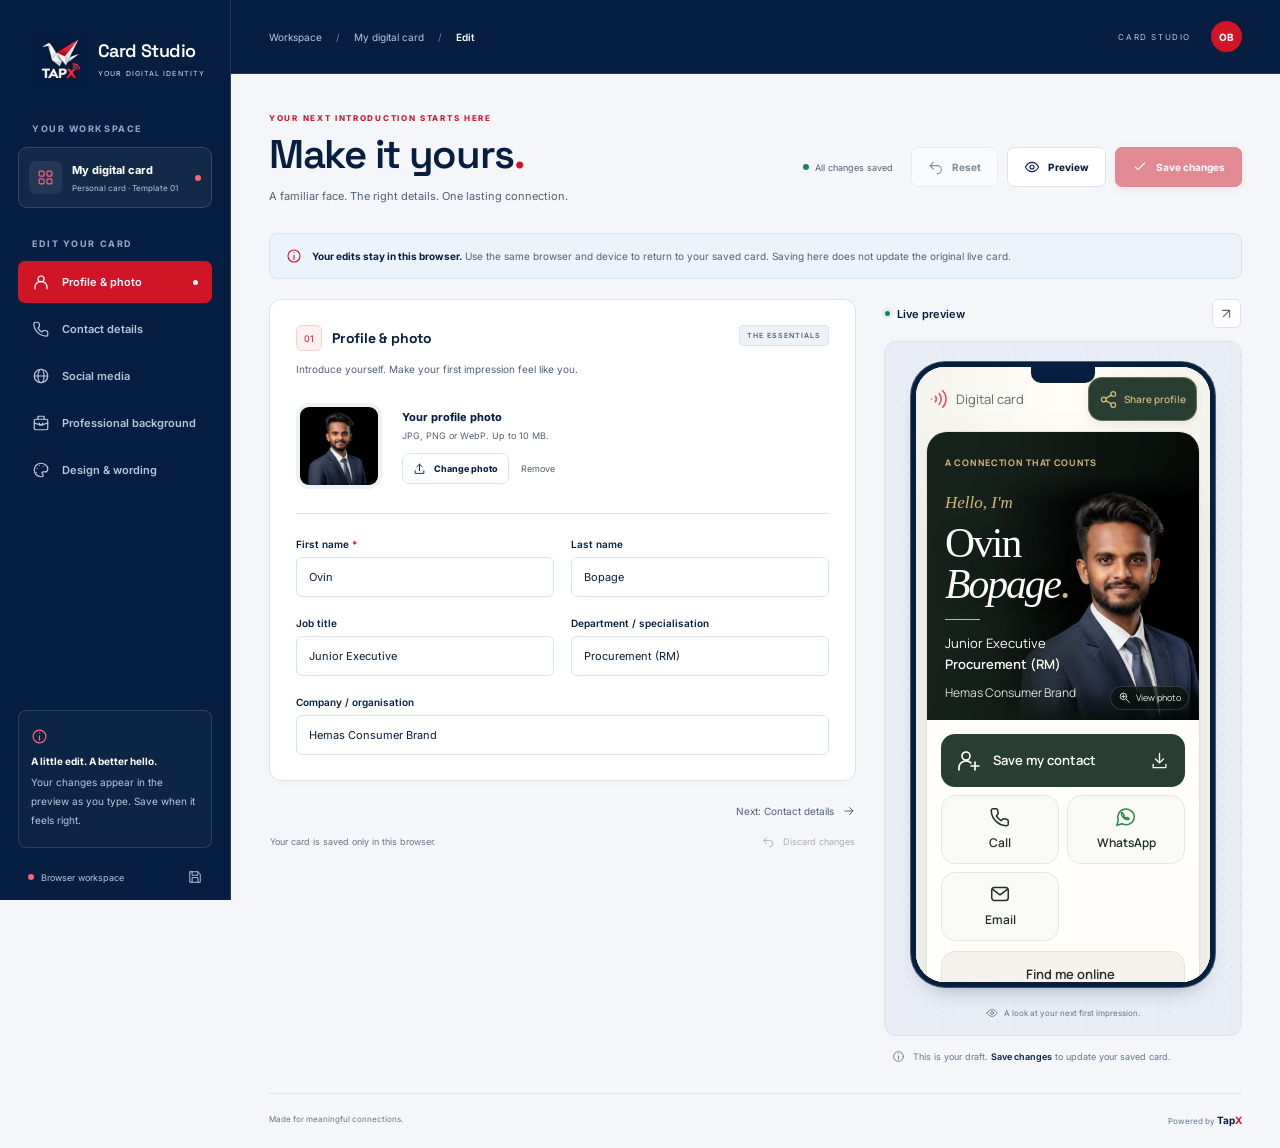
<file: index.html>
<!doctype html>
<html lang="en">
<head>
  <meta charset="utf-8">
  <meta name="viewport" content="width=device-width, initial-scale=1">
  <meta name="theme-color" content="#061e3f">
  <title>Card Studio · TapX</title>
  <meta name="description" content="Edit every detail of your digital business card, preview your changes, and save from one simple dashboard.">
  <link rel="icon" type="image/webp" href="./assets/tapx-logo.webp">
  <link rel="stylesheet" href="./dashboard.css?v=883070ad403d">
  <link rel="stylesheet" href="./tapx-theme.css?v=883070ad403d">
  <script type="module" src="./dashboard.js?v=883070ad403d"></script>
  <meta name="tapx-hosting" content="github-pages">
</head>
<body>
  <a class="skip-link" href="#editor">Skip to editor</a>
  <div class="workspace">
    <aside class="sidebar" aria-label="Card editor navigation">
      <a class="brand" href="./" aria-label="TapX Card Studio home"><img class="brand-logo" src="./assets/tapx-logo.webp" alt="TapX" width="56" height="56"><span class="brand-title">Card Studio<small>YOUR DIGITAL IDENTITY</small></span></a>
      <div class="workspace-label">YOUR WORKSPACE</div>
      <div class="card-selected"><span class="card-selected-icon" data-icon="grid"></span><span>My digital card<small>Personal card · Template 01</small></span><span class="selected-dot"></span></div>
      <div class="nav-label">EDIT YOUR CARD</div>
      <nav id="section-nav"></nav>
      <div class="sidebar-bottom">
        <div class="help-note"><span data-icon="info"></span><strong>A little edit. A better hello.</strong><p>Your changes appear in the preview as you type. Save when it feels right.</p></div>
        <div class="local-indicator"><i></i><span id="workspace-mode">Local workspace</span><span data-icon="save"></span></div>
      </div>
    </aside>
    <div class="main-shell">
      <header class="topbar"><div class="breadcrumb">Workspace <span>/</span> My digital card <span>/</span> <strong>Edit</strong></div><div class="topbar-right"><span class="studio-tag">CARD STUDIO</span><span class="owner-avatar" id="owner-avatar">OB</span></div></header>
      <main id="editor" tabindex="-1">
        <div class="page-heading"><div><div class="eyebrow">YOUR NEXT INTRODUCTION STARTS HERE</div><h1>Make it yours<span>.</span></h1><p>A familiar face. The right details. One lasting connection.</p></div><div class="heading-actions"><span class="save-status" id="save-status" role="status"><i></i> Loading card</span><button class="button secondary" type="button" id="reset-button" disabled><span data-icon="undo"></span>Reset</button><button class="button secondary" type="button" id="preview-button"><span data-icon="eye"></span>Preview</button><button class="button primary" type="button" id="save-button" disabled><span data-icon="check"></span><span>Save changes</span></button><a class="button primary saved-card-button" id="view-saved-card-button" href="./card.html" target="_blank" rel="noopener noreferrer" hidden><span data-icon="external"></span>View saved card</a></div></div>
        <div class="recovery-banner" id="recovery-banner" hidden><span>You have an unfinished edit from your last visit.</span><div><button type="button" data-command="restore-draft">Restore draft</button><button type="button" data-command="dismiss-draft" aria-label="Dismiss recovered draft">Dismiss</button></div></div>
        <div class="error-banner" id="error-banner" role="alert" hidden></div>
        <div class="storage-notice" id="storage-notice" hidden><span data-icon="info"></span><p><strong>Your edits stay in this browser.</strong> Use the same browser and device to return to your saved card. Saving here does not update the original live card.</p></div>
        <div class="editor-layout">
          <div class="form-column">
            <div id="panel"><div class="loading-state">Getting your card ready…</div></div>
            <div class="editor-footer"><span id="saved-at">Your card is saved on this computer.</span><button class="text-button" type="button" id="discard-button" disabled><span data-icon="undo"></span>Discard changes</button></div>
          </div>
          <aside class="preview-column" aria-label="Live digital card preview">
            <div class="preview-heading"><div><span class="live-dot"></span><strong>Live preview</strong></div><button class="icon-button" type="button" id="expand-preview" aria-label="Open full preview"><span data-icon="external"></span></button></div>
            <div class="preview-canvas"><div class="phone-frame"><div class="phone-camera"></div><iframe id="live-frame" title="Live preview of your unsaved digital card" src="./card.html?preview=1"></iframe></div><div class="preview-caption"><span data-icon="eye"></span> A look at your next first impression.</div></div>
            <div class="preview-tip"><span data-icon="info"></span><p>This is your draft. <strong>Save changes</strong> to update your saved card.</p></div>
          </aside>
        </div>
        <div class="workspace-footer"><span>Made for meaningful connections.</span><span>Powered by <strong>Tap<span>X</span></strong></span></div>
      </main>
    </div>
  </div>
  <dialog id="preview-dialog" class="preview-dialog" aria-labelledby="preview-dialog-title"><div class="preview-dialog-header"><div><span class="eyebrow">BEFORE YOU SAVE</span><h2 id="preview-dialog-title">Your card, in the real world.</h2><p>Explore your draft. Open your photo, social links and background.</p></div><button class="icon-button" type="button" data-command="close-preview" aria-label="Close preview"><span data-icon="close"></span></button></div><div class="preview-toolbar"><div class="device-switch" aria-label="Preview size"><button type="button" data-device="mobile" class="active" aria-pressed="true"><span data-icon="mobile"></span>Mobile</button><button type="button" data-device="desktop" aria-pressed="false"><span data-icon="desktop"></span>Desktop</button></div><span class="draft-label"><i></i>Unsaved draft preview</span></div><div class="large-preview-canvas"><iframe id="full-frame" title="Full interactive preview of your draft" src="./card.html?preview=1"></iframe></div><div class="preview-dialog-footer"><button class="button secondary" type="button" data-command="close-preview">Keep editing</button><button class="button primary" type="button" id="preview-save-button"><span data-icon="check"></span>Save changes</button></div></dialog>
  <dialog id="discard-dialog" class="confirm-dialog" aria-labelledby="discard-title"><div class="confirm-icon" data-icon="undo"></div><h2 id="discard-title">Discard these changes?</h2><p>Your saved card will be restored. These unfinished edits will be removed from your draft.</p><div><button class="button secondary" type="button" data-command="cancel-discard">Keep editing</button><button class="button danger" type="button" data-command="confirm-discard">Discard changes</button></div></dialog>
  <dialog id="reset-dialog" class="confirm-dialog" aria-labelledby="reset-title"><div class="confirm-icon" data-icon="undo"></div><h2 id="reset-title">Reset to the original card?</h2><p>This restores the original photo, details, links and design to your draft. Preview the result and click Save changes when you’re ready. Your saved card stays as it is until you save.</p><div><button class="button secondary" type="button" data-command="cancel-reset">Keep editing</button><button class="button primary" type="button" data-command="confirm-reset">Reset card</button></div></dialog>
  <div id="app-toast" class="app-toast" role="status" aria-live="polite"></div>
  <noscript><div class="no-script">Enable JavaScript to use the card editor.</div></noscript>
</body>
</html>
</file>
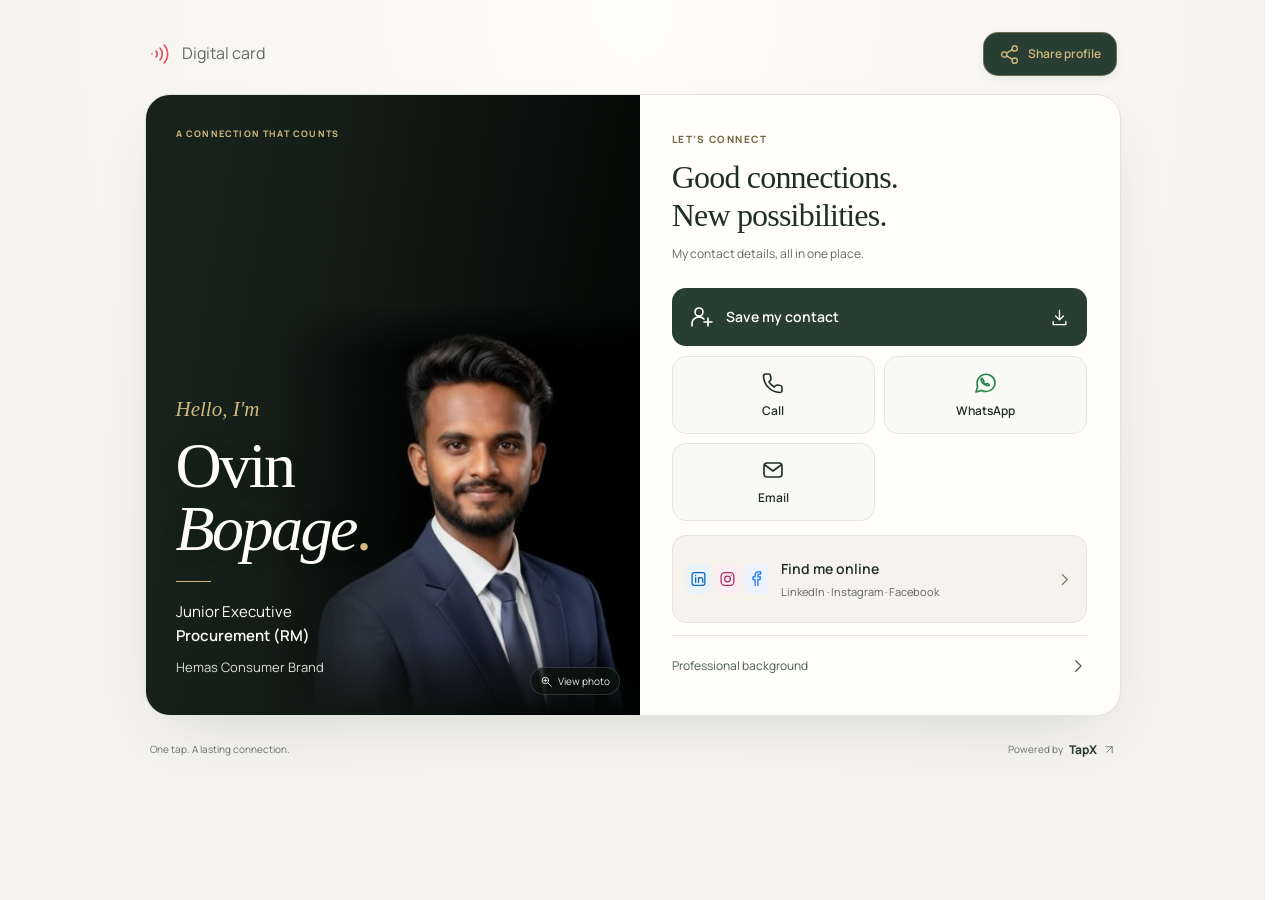
<file: card.html>
<!doctype html>
<html lang="en">
<head>
  <meta charset="utf-8">
  <meta name="viewport" content="width=device-width,initial-scale=1">
  <meta name="theme-color" content="#f5f3ee">
  <meta name="robots" content="noindex,nofollow">
  <title>Digital Business Card</title>
  <link rel="stylesheet" href="./assets/original-card.css?v=883070ad403d">
  <link rel="stylesheet" href="./card-extra.css?v=883070ad403d">
  <script type="module" src="./card.js?v=883070ad403d"></script>
  <meta name="tapx-hosting" content="github-pages">
</head>
<body><div id="card-root"><p class="card-loading">Loading your card…</p></div></body>
</html>
</file>
<file: dashboard.css>
@font-face{font-family:Manrope;src:url('./assets/manrope-400.woff2') format('woff2');font-weight:400;font-display:swap}
@font-face{font-family:Manrope;src:url('./assets/manrope-600.woff2') format('woff2');font-weight:600;font-display:swap}
@font-face{font-family:Manrope;src:url('./assets/manrope-750.woff2') format('woff2');font-weight:750;font-display:swap}
:root{font-family:Manrope,Arial,sans-serif;color:#26342e;background:#f7f8fa;font-size:13px;font-synthesis:none;--green:#283e32;--muted:#7a817e;--line:#e7eae7;--gold:#b49a65}
*{box-sizing:border-box}body{margin:0}button,input,select,textarea{font:inherit}button,a,input,select,textarea{touch-action:manipulation}button{cursor:pointer;color:inherit}button:disabled{cursor:default;opacity:.48}a{color:inherit;text-decoration:none}button{border:0}button:focus-visible,a:focus-visible,summary:focus-visible{outline:3px solid #bca266;outline-offset:4px}input:focus-visible,textarea:focus-visible,select:focus-visible{outline:2px solid #a5b6a8;outline-offset:1px}button,input,textarea,select{transition:background .15s,border-color .15s,box-shadow .15s}button .icon, a .icon{flex-shrink:0}.icon{width:19px;height:19px;vertical-align:middle;flex-shrink:0}button{display:inline-flex;align-items:center;justify-content:center;gap:8px}span[data-icon]{display:inline-flex;align-items:center}h1,h2,h3,p{margin-top:0}[hidden]{display:none!important}.skip-link{position:fixed;top:-60px;left:20px;padding:12px;background:#fff;z-index:100}.skip-link:focus{top:10px}.workspace{display:flex;min-height:100vh}.sidebar{width:231px;flex-shrink:0;background:#fff;border-right:1px solid var(--line);padding:32px 18px 16px;position:fixed;inset:0 auto 0 0;display:flex;flex-direction:column;z-index:20}.brand{display:flex;gap:12px;align-items:center;padding:0 14px 35px;font-size:29px;font-weight:750;line-height:1.1;letter-spacing:-1.2px}.workspace-footer strong span{color:#a88b5c}.brand small{display:block;margin-top:7px;letter-spacing:2.1px;font-size:8px;color:#929791;font-weight:600}.workspace-label,.nav-label{font-size:9px;font-weight:750;letter-spacing:1.55px;color:#969b97;padding:0 14px}.card-selected{display:flex;align-items:center;gap:10px;background:#f5f6f3;border:1px solid #e8ebe5;border-radius:9px;margin:13px 0 30px;padding:13px 10px;font-size:11px;font-weight:750}.card-selected-icon{background:#fff;padding:8px;border-radius:7px;display:flex;color:#677661}.card-selected-icon .icon{width:17px;height:17px}.card-selected small{display:block;color:#90968e;font-size:8px;font-weight:400;margin-top:6px}.selected-dot{width:6px;height:6px;background:#568464;border-radius:50%;margin-left:auto}.nav-label{margin-bottom:12px}#section-nav{display:flex;flex-direction:column;gap:5px}.nav-item{position:relative;justify-content:flex-start;text-align:left;width:100%;padding:12px 14px;gap:12px;background:transparent;font-size:11px;color:#7a827d;border-radius:7px;font-weight:600}.nav-item .icon{width:18px;height:18px}.nav-item.active{background:#edf2ed;color:#314c37}.nav-item.active::after{content:'';height:5px;width:5px;border-radius:50%;background:#657d5f;margin-left:auto}.nav-item:hover{background:#f5f7f3}.nav-item.active:hover{background:#e9eee7}.sidebar-bottom{margin-top:auto;padding-top:40px}.help-note{padding:17px 12px;background:#faf9f5;border:1px solid #eeeae0;border-radius:8px;color:#8c8068}.help-note>span{margin-bottom:10px}.help-note .icon{width:17px;height:17px}.help-note strong{font-size:10px;display:block;color:#685f4e}.help-note p{font-size:10px;line-height:1.9;margin:6px 0 0}.local-indicator{display:flex;align-items:center;gap:7px;padding:22px 10px 0;font-size:9px;color:#838d84}.local-indicator i,.save-status i,.live-dot,.draft-label i{display:inline-block;width:6px;height:6px;background:#6d9675;border-radius:50%;flex-shrink:0}.local-indicator span{margin-left:auto}.local-indicator .icon{width:14px;height:14px}.main-shell{margin-left:231px;width:calc(100% - 231px)}.topbar{height:74px;background:#fff;border-bottom:1px solid var(--line);display:flex;align-items:center;justify-content:space-between;padding:0 38px}.breadcrumb{display:flex;align-items:center;gap:14px;color:#9ca39e;font-size:10px}.breadcrumb span{color:#d0d4ce}.breadcrumb strong{font-weight:600;color:#5a655d}.topbar-right{display:flex;align-items:center;gap:20px}.studio-tag{font-size:8px;letter-spacing:1.6px;color:#9c9f97}.owner-avatar{width:31px;height:31px;border-radius:50%;display:flex;align-items:center;justify-content:center;background:#e8eddf;font-size:10px;font-weight:750;color:#5f714f}main{max-width:1480px;margin:0 auto;padding:39px 38px 0;outline:none}.page-heading{display:flex;justify-content:space-between;align-items:center;gap:20px;margin-bottom:30px}.eyebrow{font-size:8px;font-weight:750;letter-spacing:1.7px;color:#9a8b6c}.page-heading h1{font:400 40px/1.2 Georgia,'Times New Roman',serif;letter-spacing:-1.3px;margin:8px 0 10px}.page-heading h1>span{color:#b09a6c}.page-heading p{font-size:11px;color:#858d87;margin-bottom:0}.heading-actions{display:flex;align-items:center;gap:9px;padding-top:18px}.button{padding:11px 16px;min-height:40px;border-radius:7px;font-size:10px;font-weight:750;white-space:nowrap}.button .icon{width:16px;height:16px}.primary{background:#2c4434;color:#fff;border:1px solid #2c4434;box-shadow:0 2px 3px #1b2f2110}.primary:hover:enabled{background:#3b5842}.secondary{background:#fff;color:#58655b;border:1px solid #e2e7e1}.secondary:hover:enabled{background:#f3f6ef}.danger{background:#9a4037;color:#fff}.save-status{display:flex;align-items:center;gap:6px;margin-right:9px;font-size:9px;color:#858f85;white-space:nowrap}.save-status.dirty{color:#a78a53}.save-status.dirty i{background:#bf9c5a}.save-status.error{color:#b1493d}.save-status.error i{background:#b1493d}.editor-layout{display:grid;grid-template-columns:minmax(0,1fr) 358px;gap:28px;align-items:start}.form-column{min-width:0}.form-card{background:#fff;border:1px solid var(--line);border-radius:12px;padding:25px 26px;margin-bottom:17px;box-shadow:0 2px 3px #30403002}.section-header{display:flex;align-items:flex-start;justify-content:space-between;gap:15px;margin-bottom:25px}.section-heading-line{display:flex;align-items:center;gap:10px}.section-number{display:flex;align-items:center;justify-content:center;border:1px solid #e2e8df;background:#f7f9f4;color:#8b977f;border-radius:6px;font-size:9px;letter-spacing:.1px;width:26px;height:26px}.section-header h2{font-size:14px;letter-spacing:-.2px;font-weight:750;margin:0}.section-header p{color:#8d958e;font-size:10px;line-height:1.8;margin:9px 0 0}.small-tag{padding:5px 7px;background:#f6f7f2;border:1px solid #ebeee5;border-radius:4px;font-size:7px;letter-spacing:1px;font-weight:600;color:#9ca28e;white-space:nowrap}.photo-editor{border-bottom:1px solid #eef0eb;padding-bottom:24px;margin-bottom:24px;display:flex;gap:20px;align-items:center}.photo-avatar{width:86px;height:86px;border-radius:13px;object-fit:cover;flex-shrink:0;background:#e9eee6;border:4px solid #f2f4ee}.photo-placeholder{display:grid;place-items:center}.photo-placeholder .icon{width:32px;height:32px}.photo-copy strong{font-size:11px;font-weight:750}.photo-copy p{font-size:9px;color:#90978f;margin:6px 0 12px}.photo-buttons{display:flex;gap:12px;align-items:center}.photo-buttons .button{font-size:9px;min-height:31px;padding:7px 10px}.photo-buttons .button .icon{width:13px;height:13px}.text-button{background:transparent;padding:3px 0;font-size:9px;color:#90998f}.text-button:hover{color:#2c4434}.text-button .icon{width:13px;height:13px}.form-grid{display:grid;grid-template-columns:1fr 1fr;gap:20px 17px}.field{display:flex;flex-direction:column;min-width:0;gap:7px}.field.wide{grid-column:1/-1}.field>label{font-size:10px;font-weight:600;color:#5e6c60}.required-mark{color:#b79c66;margin-left:3px}.field input:not([type='checkbox']):not([type='color']):not([type='range']),.field textarea,.field select{width:100%;border:1px solid #e1e5de;background:#fff;border-radius:6px;padding:11px 12px;min-height:40px;color:#4b5c4f;font-size:11px}.field input::placeholder,.field textarea::placeholder{color:#b4bcb2}.field input:hover,.field textarea:hover,.field select:hover{border-color:#b9c6b5}.field textarea{min-height:88px;resize:vertical;line-height:1.8}.field-help{color:#9aa396;font-size:9px;line-height:1.7;display:block;margin-top:0}.field-error{color:#b3473e;font-size:10px;line-height:1.7}.field input[aria-invalid='true'],.field textarea[aria-invalid='true'],.field select[aria-invalid='true']{border-color:#c9837a}.subsection{margin-top:26px;border-top:1px solid #edf0e8;padding-top:23px}.tip-card{display:flex;gap:13px;padding:17px 20px;background:#f1f3ec;border:1px solid #e5eadc;border-radius:8px;color:#6f7b60;font-size:10px;line-height:1.8;margin-top:17px}.tip-card p{margin:0}.tip-card .icon{width:17px;height:17px;margin-top:2px}.tip-card strong{color:#536646}.editor-footer{display:flex;align-items:center;justify-content:space-between;gap:15px;font-size:9px;color:#a0a99e;padding:6px 1px 20px}.editor-footer .text-button{white-space:nowrap}.preview-column{position:sticky;top:22px;min-width:0}.preview-heading{display:flex;justify-content:space-between;align-items:center;padding:0 1px 13px}.preview-heading>div{display:flex;align-items:center;gap:7px}.preview-heading strong{font-size:11px;font-weight:600;color:#6e7a6d}.preview-heading .live-dot{width:5px;height:5px;box-shadow:0 0 0 3px #e5eee3}.icon-button{width:29px;height:29px;border:1px solid #e0e5dd;border-radius:6px;background:#fff;color:#929e8e}.icon-button .icon{width:15px;height:15px}.icon-button:hover{background:#eef3e8}.preview-canvas{padding:20px 12px 16px;background-color:#ecefe7;background-image:radial-gradient(#b9c3b44f .7px,transparent .7px);background-size:9px 9px;border:1px solid #e1e7da;border-radius:12px}.phone-frame{position:relative;width:304px;max-width:100%;height:625px;margin:0 auto;border:5px solid #28352b;border-radius:34px;overflow:hidden;background:#f5f3ee;box-shadow:0 14px 25px -15px #33432966,0 0 0 1px #65735c}.phone-frame iframe{display:block;width:100%;height:100%;border:0;background:#f5f3ee}.phone-camera{position:absolute;width:64px;height:16px;top:0;left:50%;transform:translateX(-50%);background:#28352b;z-index:1;border-radius:0 0 10px 10px;pointer-events:none}.preview-caption{display:flex;align-items:center;justify-content:center;gap:6px;margin-top:20px;font-size:8px;color:#8c9784}.preview-caption .icon{width:12px;height:12px}.preview-tip{display:flex;align-items:flex-start;gap:8px;margin:13px 8px;color:#a0a79a;font-size:9px;line-height:1.8}.preview-tip .icon{width:13px;height:13px;margin-top:1px}.preview-tip p{margin:0}.preview-tip strong{font-weight:600;color:#7f8e74}.workspace-footer{display:flex;justify-content:space-between;gap:16px;border-top:1px solid #e7eae4;padding:20px 0 22px;margin-top:15px;font-size:8px;color:#adb5a6}.workspace-footer strong{font-size:10px;color:#7f8c77}.entry-card{border:1px solid #e5e9e0;border-radius:8px;padding:17px;margin-bottom:13px;background:#fcfdfb}.entry-header{display:flex;align-items:center;gap:9px;margin-bottom:17px}.entry-header>.icon{width:19px;height:19px;color:#67835d}.entry-header>strong{font-size:10px;flex:1}.entry-controls{display:flex;align-items:center;gap:5px}.entry-controls .icon-button{width:27px;height:27px;border-color:transparent;background:transparent}.entry-controls .icon-button:hover{background:#e8eee1}.entry-controls .icon-button.remove:hover{background:#f8e8e4;color:#ab4c3e}.entry-controls .icon-button .icon{width:13px;height:13px}.move-up .icon{transform:rotate(-90deg)}.move-down .icon{transform:rotate(90deg)}.toggle-wrap{display:flex;align-items:center;gap:8px;font-size:9px;color:#8b9782;cursor:pointer}.toggle-wrap input{appearance:none;position:relative;width:28px;height:17px;border-radius:12px;background:#d9dfd3;margin:0;cursor:pointer;border:1px solid transparent;flex-shrink:0}.toggle-wrap input::after{content:'';position:absolute;width:11px;height:11px;background:#fff;box-shadow:0 1px 2px #0002;border-radius:50%;top:2px;left:2px;transition:transform .15s}.toggle-wrap input:checked{background:#66835d}.toggle-wrap input:checked::after{transform:translateX(11px)}.toggle-wrap input:focus-visible{outline:2px solid #b49a65;outline-offset:3px}.add-entry{width:100%;min-height:41px;border:1px dashed #cbd6c2;border-radius:6px;background:#f8faf5;font-size:10px;font-weight:600;color:#6f8462}.add-entry .icon{width:15px;height:15px}.add-entry:hover{background:#edf3e6;border-color:#8caa7b}.empty-state{border:1px dashed #dce4d3;padding:24px 15px;text-align:center;border-radius:7px;font-size:10px;color:#9aa58c;margin-bottom:14px;line-height:1.9}.skill-grid{display:grid;grid-template-columns:1fr 1fr;gap:10px;margin-bottom:15px}.skill-field{display:flex;align-items:center;border:1px solid #e0e7d8;background:#f8faf4;border-radius:6px;padding:3px 5px 3px 11px}.skill-field input{min-width:0;width:100%;border:0;background:transparent;color:#65765a;font-size:10px;padding:8px 0;outline-offset:2px}.skill-field button{border:0;width:23px;height:23px;padding:4px;color:#a3af97;background:transparent}.skill-field .icon{width:13px;height:13px}.skill-field.invalid{border-color:#c9837a}.visibility-row{display:flex;align-items:center;justify-content:space-between;gap:16px;padding:15px 0;border-bottom:1px solid #edf0e8}.visibility-row:last-child{border:0;padding-bottom:0}.visibility-row:first-child{padding-top:0}.visibility-row strong{font-size:10px}.visibility-row p{color:#9aa391;font-size:9px;margin:5px 0 0;line-height:1.8}.preset-grid{display:grid;grid-template-columns:repeat(3,1fr);gap:10px;margin-bottom:24px}.preset{flex-direction:column;border:1px solid #e1e7da;border-radius:7px;background:#fff;padding:12px 8px;gap:8px;font-size:9px;color:#829275}.preset:hover{background:#f7f9f3}.preset.active{outline:2px solid #8a9c79;outline-offset:1px}.preset-colors{display:flex;gap:4px}.preset-colors i{width:16px;height:16px;border:1px solid #0000000b;border-radius:50%}.colour-field{display:flex;align-items:center;gap:10px;border:1px solid #e1e7da;border-radius:6px;padding:8px 10px;font-size:10px;color:#849476}.colour-field input{width:24px;height:24px;padding:0;border:0;background:none;cursor:pointer}.colour-field input::-webkit-color-swatch-wrapper{padding:0}.colour-field input::-webkit-color-swatch{border:0;border-radius:4px}.wording-group{margin-top:24px;padding-top:20px;border-top:1px solid #edf0e8}.wording-group:first-of-type{margin-top:0;padding-top:0;border:0}.wording-group h3{font-size:10px;color:#7c8c6f;margin-bottom:17px}.error-banner,.recovery-banner{border-radius:8px;padding:13px 17px;font-size:11px;margin-bottom:20px;line-height:1.8}.error-banner{border:1px solid #ebc6bd;background:#fff2ed;color:#a25243}.recovery-banner{display:flex;justify-content:space-between;align-items:center;gap:15px;border:1px solid #e0d4ae;background:#fcf8e9;color:#9b8547}.recovery-banner>div{display:flex;gap:15px}.recovery-banner button{background:transparent;font-weight:600;font-size:10px;padding:0;color:#7e713e}.loading-state{background:white;padding:50px 25px;border:1px solid var(--line);border-radius:12px;color:#9aa38f}.app-toast{display:flex;gap:10px;align-items:center;position:fixed;bottom:25px;left:50%;transform:translate(-50%,18px);max-width:calc(100vw - 30px);width:max-content;background:#2c4434;color:#fff;border:1px solid #ffffff28;border-radius:9px;box-shadow:0 8px 25px #24351f30;padding:14px 20px;font-size:11px;z-index:100;opacity:0;pointer-events:none;transition:opacity .2s,transform .2s}.app-toast.show{opacity:1;transform:translate(-50%,0)}.app-toast .icon{width:16px;height:16px;color:#c7dab9}.preview-dialog{width:min(1180px,calc(100vw - 40px));max-width:none;max-height:94dvh;padding:0;border:1px solid #dce2d7;border-radius:15px;background:#fff;color:#33482c;box-shadow:0 25px 90px #172b1540}.preview-dialog::backdrop,.confirm-dialog::backdrop{background:#13231699;backdrop-filter:blur(4px)}.preview-dialog-header{display:flex;justify-content:space-between;gap:20px;align-items:flex-start;padding:24px 28px 20px}.preview-dialog h2{font:400 27px Georgia,serif;letter-spacing:-.5px;margin:7px 0 8px}.preview-dialog-header p{font-size:10px;color:#94a184;margin:0}.preview-toolbar{display:flex;justify-content:space-between;align-items:center;gap:15px;padding:0 28px 16px}.device-switch{display:flex;padding:3px;background:#eff3e9;border-radius:7px}.device-switch button{padding:8px 12px;background:transparent;border-radius:5px;font-size:10px;color:#92a080;gap:6px}.device-switch button.active{background:#fff;color:#4c683a;box-shadow:0 1px 3px #1e38191a}.device-switch .icon{width:14px;height:14px}.draft-label{display:flex;gap:6px;align-items:center;font-size:9px;color:#a08e54}.draft-label i{background:#bca469}.large-preview-canvas{padding:20px;background:#edf0e6;border-block:1px solid #dfe6d6;overflow:auto;text-align:center}.large-preview-canvas iframe{display:block;width:390px;max-width:100%;height:min(630px,58dvh);border:1px solid #d1d9c7;border-radius:15px;margin:0 auto;background:#f5f3ee;box-shadow:0 8px 20px #314b2520;transition:width .2s}.large-preview-canvas.desktop iframe{width:1100px;border-radius:8px;max-width:none;height:min(650px,58dvh)}.preview-dialog-footer{display:flex;justify-content:space-between;align-items:center;padding:16px 28px}.confirm-dialog{width:430px;max-width:calc(100vw - 30px);padding:30px;border:1px solid #dfe5d7;border-radius:13px;color:#354b2d}.confirm-dialog .confirm-icon{display:grid;place-items:center;width:44px;height:44px;background:#f4eddc;color:#ac8a46;border-radius:12px;margin-bottom:20px}.confirm-dialog h2{font:400 25px Georgia,serif;margin-bottom:12px}.confirm-dialog p{font-size:11px;color:#919d84;line-height:1.9;margin-bottom:22px}.confirm-dialog>div:last-child{display:flex;justify-content:flex-end;gap:10px}.no-script{position:fixed;inset:20px;z-index:100;background:#fff;padding:40px;border:2px solid #283e32}.section-next{display:flex;justify-content:flex-end;margin:20px 0 5px}.section-next button{font-size:10px}.section-next .icon{width:14px;height:14px}
@media(min-width:1500px){.editor-layout{grid-template-columns:minmax(0,1fr) 395px;gap:36px}.phone-frame{width:329px;height:664px}.preview-canvas{padding:25px 20px 20px}.page-heading h1{font-size:44px}.form-card{padding:30px}.form-grid{gap:23px}.field input:not([type='checkbox']):not([type='color']):not([type='range']),.field textarea,.field select{font-size:12px;min-height:43px}.section-header p{font-size:11px}.sidebar{width:244px}.main-shell{margin-left:244px;width:calc(100% - 244px)}main{padding:42px 45px 0}.heading-actions .button{font-size:11px}.save-status{font-size:10px}}
@media(max-width:1250px){.sidebar{width:205px;padding-inline:13px}.main-shell{margin-left:205px;width:calc(100% - 205px)}main{padding:28px 25px 0}.topbar{padding-inline:25px}.editor-layout{grid-template-columns:minmax(0,1fr) 318px;gap:21px}.phone-frame{width:280px;height:602px;border-radius:29px}.preview-canvas{padding:18px 12px 14px}.form-card{padding:22px 20px}.heading-actions{flex-wrap:wrap;justify-content:flex-end;gap:7px}.save-status{width:100%;justify-content:flex-end;margin-bottom:5px;margin-right:2px}.page-heading h1{font-size:36px}.page-heading p{font-size:10px}.photo-editor{gap:14px}.photo-avatar{width:73px;height:73px}.nav-item{padding:12px 10px;gap:10px;font-size:10px}.card-selected{gap:7px;font-size:10px}.card-selected small{font-size:7px}.brand{padding-left:10px}.form-grid{gap:16px 12px}.skill-grid{grid-template-columns:1fr}.entry-card{padding:14px}.entry-header{flex-wrap:wrap}.preview-dialog{max-height:95dvh}}
@media(max-width:1000px){.sidebar{width:178px;padding-inline:10px}.main-shell{margin-left:178px;width:calc(100% - 178px)}main{padding:25px 20px 0}.topbar{padding-inline:20px}.brand{font-size:26px;padding-left:7px;gap:8px}.brand small{font-size:7px}.workspace-label,.nav-label{padding-inline:7px;font-size:8px}.card-selected{padding:10px 7px;gap:6px}.card-selected-icon{padding:5px}.card-selected small{font-size:6.5px}.selected-dot{display:none}.nav-item{padding:12px 8px;font-size:9px;gap:8px}.nav-item .icon{width:16px;height:16px}.help-note{padding:15px 10px}.editor-layout{grid-template-columns:minmax(0,1fr) 282px;gap:17px}.phone-frame{width:254px;height:580px;border:4px solid #28352b}.preview-canvas{padding:15px 9px 12px}.preview-caption{font-size:7px}.form-card{padding:20px 16px}.form-grid{grid-template-columns:1fr;gap:16px}.photo-editor{align-items:flex-start;gap:10px}.photo-avatar{width:58px;height:58px}.photo-buttons{gap:8px;flex-wrap:wrap}.photo-copy strong{font-size:10px}.photo-copy p{font-size:8px;line-height:1.7}.section-header h2{font-size:12px}.small-tag{font-size:6px}.section-header p{font-size:9px}.page-heading h1{font-size:32px}.page-heading>.heading-actions{flex-shrink:0}.heading-actions .button{font-size:9px;padding:10px 11px}.page-heading p{max-width:240px;line-height:1.8}.page-heading .eyebrow{font-size:6.5px;letter-spacing:1.2px}.entry-controls{margin-left:auto}.preset-grid{gap:6px}.preset{font-size:8px}}
@media(max-width:800px){.sidebar{position:static;width:100%;padding:18px 20px 0;border-right:0;border-bottom:1px solid var(--line);display:block}.workspace{display:block}.brand{padding:0;font-size:25px;gap:10px}.brand small{font-size:6px;letter-spacing:2px}.workspace-label,.card-selected,.nav-label,.sidebar-bottom{display:none}#section-nav{flex-direction:row;margin-top:21px;gap:3px;overflow-x:auto;padding-bottom:10px}.nav-item{width:auto;white-space:nowrap;padding:10px 12px;gap:7px;font-size:9px}.nav-item.active::after{display:none}.main-shell{margin:0;width:100%}.topbar{display:none}main{padding:26px 20px 0}.editor-layout{grid-template-columns:minmax(0,1fr) 300px;gap:20px}.phone-frame{width:272px;height:601px}.form-card{padding:22px 18px}.page-heading h1{font-size:36px}.heading-actions .button{padding:11px 13px;font-size:9px}.photo-editor{display:block}.photo-avatar{width:75px;height:75px;margin-bottom:13px}.photo-copy p{font-size:9px}.photo-buttons{gap:10px}.preview-column{top:16px}.studio-tag{display:none}.preview-dialog-header{padding:22px 20px 16px}.preview-toolbar{padding-inline:20px}.preview-dialog-footer{padding-inline:20px}}
@media(max-width:650px){.sidebar{padding:16px 16px 0}#section-nav{margin-top:17px}.nav-item{font-size:9px;padding:10px}.nav-item .icon{width:15px;height:15px}main{padding:25px 16px 0}.page-heading{display:block;margin-bottom:23px}.page-heading h1{font-size:38px}.page-heading p{max-width:none;font-size:10px}.page-heading .eyebrow{font-size:7px;letter-spacing:1.5px}.heading-actions{justify-content:flex-start;align-items:center;padding-top:23px;gap:8px}.save-status{width:auto;justify-content:flex-start;margin:0 auto 0 0;font-size:8px}.heading-actions .button{font-size:9px;padding:11px 12px}.editor-layout{grid-template-columns:1fr;gap:18px}.form-grid{grid-template-columns:1fr 1fr;gap:20px 14px}.form-card{padding:23px 20px}.section-header h2{font-size:14px}.section-header p{font-size:10px}.small-tag{font-size:7px}.photo-editor{display:flex;align-items:center;gap:17px}.photo-avatar{width:80px;height:80px;margin:0}.photo-copy strong{font-size:11px}.photo-copy p{font-size:9px}.preview-column{position:static;width:100%;max-width:420px;margin:0 auto}.preview-canvas{padding:25px 16px 20px}.phone-frame{width:330px;height:690px;border-width:5px;border-radius:34px}.preview-caption{font-size:9px}.preview-heading strong{font-size:12px}.preview-tip{font-size:10px}.editor-footer{font-size:8px;padding-bottom:4px}.workspace-footer{margin-top:25px}.entry-header{flex-wrap:nowrap}.skill-grid{grid-template-columns:1fr 1fr}.preset-grid{gap:10px}.preset{font-size:10px}.preview-dialog{width:calc(100vw - 16px);border-radius:11px}.preview-dialog h2{font-size:23px}.preview-dialog-header p{font-size:9px;line-height:1.8}.preview-dialog-header{padding:20px 17px 17px}.preview-toolbar{padding:0 17px 14px}.preview-dialog-footer{padding:14px 17px}.draft-label{font-size:8px}.large-preview-canvas{padding:12px}.large-preview-canvas iframe{height:58dvh}.recovery-banner{align-items:flex-start;flex-direction:column}.wording-group h3{font-size:12px}}
@media(max-width:380px){.form-grid,.skill-grid{grid-template-columns:1fr}.heading-actions .button{padding-inline:9px;font-size:8px}.save-status{font-size:7px;gap:4px}.form-card{padding-inline:16px}.photo-editor{gap:12px}.photo-avatar{width:65px;height:65px}.entry-header{flex-wrap:wrap}.device-switch button{padding:7px 9px}.draft-label{font-size:7px}.editor-footer{align-items:flex-start}.editor-footer>span{max-width:170px;line-height:1.8}}
@media(prefers-reduced-motion:reduce){*,*::before,*::after{animation:none!important;transition:none!important;scroll-behavior:auto!important}}
</file>
<file: tapx-theme.css>
/* TapX identity, matched to TapX website/src/styles/global.css.
   This theme belongs to the editor. Card styling lives inside its own iframe. */
@font-face {
  font-family: 'Inter Variable';
  src: url('./assets/inter-variable.woff2') format('woff2');
  font-style: normal;
  font-weight: 100 900;
  font-display: swap;
}

@font-face {
  font-family: 'Space Grotesk Variable';
  src: url('./assets/space-grotesk-variable.woff2') format('woff2');
  font-style: normal;
  font-weight: 300 700;
  font-display: swap;
}

:root {
  color-scheme: light;
  --tapx-navy: #061e3f;
  --tapx-red: #cf1526;
  --tapx-red-accent: #ff6673;
  --tapx-white: #ffffff;
  --tapx-red-hover: #b51222;
  --tapx-canvas: #f4f6f9;
  --tapx-surface: #eef2f7;
  --tapx-soft-red: #fff0f2;
  --tapx-border: #dce3ec;
  --tapx-muted: #526175;
  --tapx-subtle: #66758b;
  --tapx-on-navy: #b8c7dc;
  --tapx-dark-line: #ffffff1f;
  --tapx-success: #21805a;
  --tapx-warning: #946210;
  --font-body: 'Inter Variable', system-ui, -apple-system, 'Segoe UI', sans-serif;
  --font-heading: 'Space Grotesk Variable', Arial, sans-serif;
  --line: var(--tapx-border);
  --muted: var(--tapx-muted);
  color: var(--tapx-navy);
  background: var(--tapx-canvas);
  font-family: var(--font-body);
  -webkit-font-smoothing: antialiased;
}

::selection { background: var(--tapx-red); color: var(--tapx-white); }

button:focus-visible, a:focus-visible, summary:focus-visible {
  outline-color: var(--tapx-red);
}

input:focus-visible, textarea:focus-visible, select:focus-visible {
  outline-color: var(--tapx-red);
}

.sidebar, .topbar {
  background: var(--tapx-navy);
  color: var(--tapx-white);
  border-color: var(--tapx-dark-line);
}

.sidebar :is(button, a):focus-visible { outline-color: var(--tapx-red-accent); }
.brand { gap: 10px; letter-spacing: -.6px; }
.brand-logo { display: block; width: 56px; height: 56px; object-fit: contain; flex-shrink: 0; border-radius: 8px; }
.brand-title { font: 600 18px/1.2 var(--font-heading); white-space: nowrap; }
.brand-title small { font: 500 7px/1.5 var(--font-body); letter-spacing: 1.1px; color: var(--tapx-on-navy); } .workspace-footer strong span { color: var(--tapx-red); }
.workspace-label, .nav-label { color: #8fa5c2; }
.card-selected { background: #ffffff0d; border-color: #ffffff26; color: var(--tapx-white); }
.card-selected-icon { background: #ffffff12; color: var(--tapx-red-accent); }
.card-selected small { color: var(--tapx-on-navy); }
.selected-dot { background: var(--tapx-red-accent); }
.nav-item { color: var(--tapx-on-navy); }
.nav-item:hover { background: #ffffff0d; color: var(--tapx-white); }
.nav-item.active, .nav-item.active:hover { background: var(--tapx-red); color: var(--tapx-white); }
.nav-item.active::after { background: var(--tapx-white); }
.help-note { background: #ffffff08; border-color: var(--tapx-dark-line); color: var(--tapx-on-navy); }
.help-note > span { color: var(--tapx-red-accent); }
.help-note strong { color: var(--tapx-white); }
.local-indicator { color: var(--tapx-on-navy); }
.local-indicator #workspace-mode { margin-left: 0; }
.local-indicator i { background: var(--tapx-red-accent); }
.breadcrumb, .studio-tag { color: var(--tapx-on-navy); }
.breadcrumb span { color: #6c84a3; }
.breadcrumb strong { color: var(--tapx-white); }
.owner-avatar { color: var(--tapx-white); background: var(--tapx-red); }

.page-heading h1, .preview-dialog h2, .confirm-dialog h2 {
  font-family: var(--font-heading);
  font-weight: 600;
  color: var(--tapx-navy);
}

.eyebrow, .page-heading h1 > span { color: var(--tapx-red); }
.page-heading p, .section-header p, .photo-copy p { color: var(--tapx-muted); }
.primary { background: var(--tapx-red); border-color: var(--tapx-red); color: var(--tapx-white); box-shadow: 0 3px 10px #cf152619; }
.primary:hover:enabled { background: var(--tapx-red-hover); border-color: var(--tapx-red-hover); }
.secondary { color: var(--tapx-navy); background: var(--tapx-white); border-color: var(--tapx-border); }
.secondary:hover:enabled { background: var(--tapx-surface); border-color: #aebaca; }
.danger { color: var(--tapx-white); background: var(--tapx-red); }
.danger:hover { background: var(--tapx-red-hover); }
.save-status { color: var(--tapx-muted); }
.save-status i, .live-dot { background: var(--tapx-success); }
.save-status.dirty { color: var(--tapx-warning); }
.save-status.dirty i { background: var(--tapx-warning); }
.save-status.error, .field-error { color: var(--tapx-red); }
.save-status.error i { background: var(--tapx-red); }
.form-card { background: var(--tapx-white); border-color: var(--tapx-border); box-shadow: 0 3px 14px #061e3f04; }
.section-number { background: var(--tapx-soft-red); border-color: #f6cfd5; color: var(--tapx-red); }
.section-header h2 { font-family: var(--font-heading); color: var(--tapx-navy); }
.small-tag { background: var(--tapx-surface); border-color: var(--tapx-border); color: var(--tapx-muted); }
.photo-editor, .subsection, .wording-group, .visibility-row { border-color: var(--tapx-border); }
.photo-avatar { background: var(--tapx-surface); border-color: var(--tapx-surface); }
.photo-placeholder { color: var(--tapx-muted); }
.text-button { color: var(--tapx-muted); }
.text-button:hover { color: var(--tapx-red); }
.field > label{ color: var(--tapx-navy); }
.required-mark { color: var(--tapx-red); }

.field input:not([type='checkbox']):not([type='color']):not([type='range']),
.field textarea, .field select {
  background: var(--tapx-white);
  border-color: var(--tapx-border);
  color: var(--tapx-navy);
}

.field input::placeholder, .field textarea::placeholder { color: #7d8b9e; }
.field input:hover, .field textarea:hover, .field select:hover { border-color: #9daec3; }
.field input[aria-invalid='true'], .field textarea[aria-invalid='true'], .field select[aria-invalid='true'] { border-color: var(--tapx-red); }
.field-help, .editor-footer { color: var(--tapx-subtle); }
.tip-card { background: #edf3fb; border-color: #d7e3f4; color: var(--tapx-muted); }
.tip-card > .icon { color: var(--tapx-red); }
.tip-card strong { color: var(--tapx-navy); }
.preview-heading strong { color: var(--tapx-navy); }
.preview-heading .live-dot { box-shadow: 0 0 0 3px #e2f0e9; }
.icon-button { background: var(--tapx-white); border-color: var(--tapx-border); color: var(--tapx-muted); }
.icon-button:hover { color: var(--tapx-red); background: var(--tapx-soft-red); }
.preview-canvas { background-color: #e9eef6; background-image: radial-gradient(#061e3f24 .7px, transparent .7px); border-color: var(--tapx-border); }
.phone-frame { border-color: var(--tapx-navy); background: var(--tapx-white); box-shadow: 0 14px 25px -15px #061e3f66, 0 0 0 1px #526175; }
.phone-camera { background: var(--tapx-navy); }
.phone-frame iframe { background: var(--tapx-white); }
.preview-caption, .preview-tip { color: var(--tapx-subtle); }
.preview-tip strong { color: var(--tapx-navy); }
.workspace-footer { color: var(--tapx-subtle); border-color: var(--tapx-border); }
.workspace-footer strong { color: var(--tapx-navy); }
.entry-card { background: #fafbfd; border-color: var(--tapx-border); }
.entry-header > .icon { color: var(--tapx-red); }
.entry-controls .icon-button:hover { background: var(--tapx-surface); }
.entry-controls .icon-button.remove:hover { background: var(--tapx-soft-red); color: var(--tapx-red); }
.toggle-wrap { color: var(--tapx-muted); }
.toggle-wrap input { background: #c5d0de; }
.toggle-wrap input:checked { background: var(--tapx-red); }
.toggle-wrap input:focus-visible { outline-color: var(--tapx-red); }
.add-entry { background: var(--tapx-white); border-color: #b8c6d8; color: var(--tapx-navy); }
.add-entry:hover { background: var(--tapx-soft-red); border-color: var(--tapx-red); color: var(--tapx-red); }
.empty-state { color: var(--tapx-muted); border-color: var(--tapx-border); }
.skill-field { background: var(--tapx-surface); border-color: var(--tapx-border); }
.skill-field input { color: var(--tapx-navy); }
.skill-field button { color: var(--tapx-subtle); }
.skill-field button:hover { color: var(--tapx-red); }
.skill-field.invalid { border-color: var(--tapx-red); } .visibility-row p { color: var(--tapx-muted); }
.preset { color: var(--tapx-muted); border-color: var(--tapx-border); }
.preset:hover { background: var(--tapx-surface); }
.preset.active { outline-color: var(--tapx-red); }
.colour-field { color: var(--tapx-muted); border-color: var(--tapx-border); }
.wording-group h3 { color: var(--tapx-navy); }
.error-banner { background: var(--tapx-soft-red); border-color: #f0bdc5; color: #aa1221; }
.recovery-banner { background: #fffaed; border-color: #ecd5a4; color: #805612; }
.recovery-banner button { color: #805612; }
.loading-state { color: var(--tapx-muted); }
.app-toast { background: var(--tapx-navy); color: var(--tapx-white); box-shadow: 0 8px 25px #061e3f30; }
.app-toast .icon { color: var(--tapx-red-accent); }
.preview-dialog, .confirm-dialog { background: var(--tapx-white); color: var(--tapx-navy); border-color: var(--tapx-border); box-shadow: 0 25px 90px #061e3f40; }
.preview-dialog::backdrop, .confirm-dialog::backdrop { background: #061e3faa; }
.preview-dialog-header p, .confirm-dialog p { color: var(--tapx-muted); }
.device-switch { background: var(--tapx-surface); }
.device-switch button { color: var(--tapx-muted); }
.device-switch button.active { color: var(--tapx-red); background: var(--tapx-white); box-shadow: 0 1px 3px #061e3f1a; }
.draft-label { color: var(--tapx-warning); }
.draft-label i { background: var(--tapx-warning); }
.draft-label.is-saved { color: var(--tapx-success); }
.draft-label.is-saved i { background: var(--tapx-success); }
.large-preview-canvas { background: #e9eef6; border-color: var(--tapx-border); }
.large-preview-canvas iframe { background: var(--tapx-white); border-color: #b8c6d8; box-shadow: 0 8px 20px #061e3f20; }
.confirm-dialog .confirm-icon { background: var(--tapx-soft-red); color: var(--tapx-red); }
.no-script { border-color: var(--tapx-navy); }
.saved-card-button { display: inline-flex; align-items: center; justify-content: center; gap: 8px; }
.saved-card-button:hover { background: var(--tapx-red-hover); border-color: var(--tapx-red-hover); }
.storage-notice { display: flex; gap: 10px; align-items: flex-start; border: 1px solid #d7e3f4; background: #edf3fb; color: var(--tapx-muted); padding: 13px 16px; margin-bottom: 20px; border-radius: 8px; font-size: 10px; line-height: 1.8; }
.storage-notice > span { color: var(--tapx-red); margin-top: 1px; }
.storage-notice .icon { width: 16px; height: 16px; }
.storage-notice p { margin: 0; }
.storage-notice strong { color: var(--tapx-navy); }

@media (max-width: 1250px) {
  .brand-title { font-size: 16px; }
  .brand-title small { font-size: 6px; letter-spacing: 1px; }
  .brand-logo { width: 44px; height: 44px; }
}

@media (max-width: 1000px) {
  .brand { gap: 7px; }
  .brand-title { font-size: 14px; }
  .brand-title small { font-size: 5px; letter-spacing: .8px; }
  .brand-logo { width: 38px; height: 38px; }
}

@media (max-width: 800px) {
  .brand { gap: 11px; }
  .brand-logo { width: 48px; height: 48px; }
  .brand-title { font-size: 20px; }
  .brand-title small { font-size: 7px; letter-spacing: 1.4px; }
}

@media (max-width: 1150px) and (min-width: 651px) {
  .page-heading { align-items: flex-start; }
  .heading-actions { flex-wrap: wrap; max-width: 275px; }
  .heading-actions .save-status { width: 100%; justify-content: flex-end; margin-bottom: 5px; }
}

@media (max-width: 650px) {
  .heading-actions { flex-wrap: wrap; }
  .heading-actions .save-status { flex-basis: 100%; margin-bottom: 5px; }
}
</file>
<file: assets/original-card.css>
@font-face {
  font-family: Manrope;
  src: url("manrope-400.woff2") format("woff2");
  font-weight: 400;
  font-display: swap;
}
@font-face {
  font-family: Manrope;
  src: url("manrope-600.woff2") format("woff2");
  font-weight: 600;
  font-display: swap;
}
@font-face {
  font-family: Manrope;
  src: url("manrope-750.woff2") format("woff2");
  font-weight: 750;
  font-display: swap;
}

:root {
  color-scheme: light;
  --canvas: #f5f3ee;
  --paper: #fffefa;
  --ink: #202e27;
  --muted: #606b61;
  --green: #283e32;
  --green-hover: #35513f;
  --gold: #cfb77d;
  --line: #e5e7df;
  --radius: 14px;
  --ease: cubic-bezier(.2, .8, .2, 1);
  font-family: Manrope, Arial, sans-serif;
  font-synthesis: none;
}
* { box-sizing: border-box; }
html { -webkit-text-size-adjust: 100%; scrollbar-gutter: stable; }
body {
  margin: 0;
  min-height: 100vh;
  min-height: 100svh;
  padding-bottom: env(safe-area-inset-bottom);
  background: radial-gradient(ellipse at 50% 0, #fffdf8, var(--canvas) 70%);
  color: var(--ink);
  font-size: 14px;
  line-height: 1.6;
}
button, input { font: inherit; }
button, a { -webkit-tap-highlight-color: transparent; touch-action: manipulation; }
button { color: inherit; cursor: pointer; }
a { color: inherit; text-decoration: none; }
button:disabled { cursor: progress; }
:where(button, a, input):focus-visible { outline: 3px solid #927133; outline-offset: 4px; }
#contact:focus-visible { outline: 3px solid #927133; outline-offset: -4px; }
button, a { transition: background-color .2s, border-color .2s, color .2s, box-shadow .2s; }
.icon {
  width: 24px;
  height: 24px;
  flex-shrink: 0;
  fill: none;
  stroke: currentColor;
  stroke-width: 1.65;
  stroke-linecap: round;
  stroke-linejoin: round;
}
.skip { position: fixed; left: 16px; top: 12px; z-index: 30; padding: 12px 18px; border-radius: 8px; background: var(--paper); transform: translateY(-160%); }
.skip:focus { transform: translateY(0); }
.stage { width: 100%; max-width: 1040px; margin: 0 auto; padding: 32px 32px 12px; }
.masthead { display: flex; flex-wrap: wrap; justify-content: space-between; align-items: center; gap: 16px; margin-bottom: 18px; padding-inline: 4px; }
.digital-card-brand { display: inline-flex; align-items: center; gap: 9px; min-height: 44px; color: var(--muted); font-size: 16px; }
.digital-card-brand .icon { color: #e44b60; width: 24px; height: 24px; }
.share-profile {
  display: inline-flex;
  align-items: center;
  justify-content: center;
  gap: 8px;
  min-height: 44px;
  padding: 9px 15px;
  border: 1px solid #bda87570;
  border-radius: 15px;
  background: #263b30;
  color: #ead9af;
  font-size: 12px;
  font-weight: 600;
  white-space: nowrap;
  box-shadow: 0 3px 9px #182b1d12;
}
.share-profile .icon { width: 21px; height: 21px; }
.card {
  display: grid;
  grid-template-columns: 1.03fr 1fr;
  overflow: clip;
  min-width: 0;
  border: 1px solid #e3e4dc;
  border-radius: 25px;
  background: var(--paper);
  box-shadow: 0 24px 65px -24px #263b302b, 0 2px 7px #263b3003;
}
.hero {
  position: relative;
  isolation: isolate;
  display: flex;
  flex-direction: column;
  min-width: 0;
  min-height: 554px;
  overflow: clip;
  color: #fffef9;
  background: linear-gradient(100deg, #17221c 15%, #101913 56%, #020503);
}
.hero-top { position: relative; z-index: 2; padding: 26px 30px; }
/* Shade the text edge without dimming the face on the right. */
.hero::after { content: ""; position: absolute; inset: 0; z-index: 0; background: linear-gradient(90deg, #17221c80, #17221c20 42%, transparent 64%); pointer-events: none; }
.eyebrow { font-size: 10px; font-weight: 750; letter-spacing: 1.5px; line-height: 1.6; }
.hero-top .eyebrow { color: #e1c994; font-size: 9px; letter-spacing: 1.2px; }
.portrait { position: absolute; z-index: 0; right: -42px; bottom: 0; width: 410px; height: 410px; padding: 0; border: 0; border-radius: 12px; background: transparent; }
.portrait img {
  display: block;
  width: 100%;
  height: 100%;
  object-fit: cover;
  mask-image: linear-gradient(90deg, transparent, #000 37%), linear-gradient(transparent, #000 12%, #000 82%, transparent);
  mask-composite: intersect;
}
.portrait:focus-visible { outline: none; }
.portrait:focus-visible .photo-hint { outline: 3px solid var(--gold); outline-offset: 4px; }
.photo-hint { position: absolute; right: 62px; bottom: 20px; display: inline-flex; align-items: center; gap: 5px; padding: 5px 9px; border: 1px solid #ffffff26; border-radius: 20px; background: #0a120db8; color: #e9ece5; font-size: 10px; }
.photo-hint .icon { width: 13px; height: 13px; }
.identity { position: relative; z-index: 1; margin: auto 30px 38px; padding-top: 85px; pointer-events: none; }
.hello { color: #dfceaa; font: italic 21px/1.5 Georgia, serif; }
h1 { margin: 8px 0 20px; font: 400 clamp(3.75rem, 6vw, 4rem)/.99 Georgia, "Times New Roman", serif; letter-spacing: -2.5px; text-shadow: 0 2px 20px #0003; overflow-wrap: anywhere; }
h1 span { font-style: italic; }
h1 b { color: var(--gold); font-weight: 400; }
.gold-line { width: 35px; height: 1px; margin-bottom: 18px; background: var(--gold); }
.role { margin: 0; font-size: 15px; line-height: 1.6; }
.role strong { font-weight: 600; }
.company { max-width: 225px; margin: 9px 0 0; color: #d8e0d6; font-size: 13px; line-height: 1.6; }
.content { min-width: 0; display: flex; flex-direction: column; justify-content: center; padding: 32px; }
.intro { margin-bottom: 25px; }
.intro .eyebrow { color: #786642; }
.intro h2 { margin: 10px 0; font: 400 32px/1.17 Georgia, serif; letter-spacing: -.8px; }
.intro p { margin: 0; color: var(--muted); font-size: 12px; }
.save { display: flex; align-items: center; justify-content: center; gap: 12px; width: 100%; min-height: 58px; padding: 15px 17px; border: 1px solid transparent; border-radius: var(--radius); background: var(--green); color: #fff; font-size: 14px; font-weight: 600; }
.save span { flex: 1; text-align: left; }
.save .icon:last-child { width: 19px; height: 19px; margin-left: auto; }
.actions { display: grid; grid-template-columns: repeat(3, minmax(0, 1fr)); gap: 9px; margin: 10px 0 14px; }
.actions a { display: flex; flex-direction: column; align-items: center; justify-content: center; gap: 6px; min-height: 78px; padding: 10px 3px; border: 1px solid var(--line); border-radius: var(--radius); background: #f9faf6; font-size: 12px; font-weight: 600; }
.actions .wa .icon { color: #2c864d; }
.actions a span { max-width: 100%; overflow-wrap: anywhere; }
.social-tile { display: flex; align-items: center; gap: 12px; width: 100%; min-height: 88px; padding: 15px 13px; border: 1px solid #e9e4d7; border-radius: var(--radius); background: #f5f3ec; text-align: left; }
.social-icons { display: flex; align-items: center; gap: 4px; flex-shrink: 0; }
.social-icons .icon { width: 25px; height: 30px; padding: 4px; border-radius: 7px; stroke-width: 1.8; }
.linkedin { color: #0a66c2; background: #eaf2fc; }
.instagram { color: #b22a66; background: #faedf3; }
.facebook { color: #1877f2; background: #edf3ff; }
.social-copy { flex: 1; min-width: 0; }
.social-copy strong { display: block; font-size: 14px; font-weight: 600; }
.social-copy small { display: block; margin-top: 3px; font-size: 11px; line-height: 1.6; color: #5d6559; }
.social-tile > .icon { width: 17px; height: 17px; color: #687461; }
.background-button { display: flex; justify-content: space-between; align-items: center; gap: 12px; width: 100%; min-height: 48px; margin-top: 12px; padding: 12px 0 0; border: 0; border-top: 1px solid var(--line); background: transparent; color: #4c5d49; text-align: left; font-size: 12px; }
.background-button .icon { width: 18px; height: 18px; }
footer { display: flex; align-items: center; justify-content: space-between; gap: 12px; min-height: 58px; padding: 8px 5px 0; color: #687264; font-size: 10px; }
footer a { display: inline-flex; align-items: center; justify-content: center; gap: 6px; min-height: 44px; }
footer strong { color: #293a30; font-size: 12px; font-weight: 750; }
footer strong span { color: #d64d48; }
footer .icon { width: 13px; height: 13px; }

/* Native dialogs contain focus and make the background inert. */
dialog {
  position: fixed;
  inset: auto 0 0;
  width: 100%;
  max-width: 560px;
  max-height: 90vh;
  max-height: 90dvh;
  margin: 0 auto;
  padding: 46px 28px calc(28px + env(safe-area-inset-bottom));
  overflow-y: auto;
  overscroll-behavior: contain;
  border: 1px solid #e1e6dd;
  border-bottom: 0;
  border-radius: 27px 27px 0 0;
  background: var(--paper);
  color: var(--ink);
  box-shadow: 0 -16px 70px #10201926;
}
dialog::before { content: ""; position: absolute; top: 15px; left: 50%; width: 38px; height: 4px; border-radius: 10px; background: #ced7ce; transform: translateX(-50%); }
dialog::backdrop { background: #09150fb3; backdrop-filter: blur(5px); }
dialog[open] { animation: sheet-in .28s var(--ease) both; }
dialog[open]::backdrop { animation: fade-in .22s ease both; }
.dialog-head { display: flex; align-items: flex-start; justify-content: space-between; gap: 16px; }
.dialog-head .eyebrow { color: #68765f; font-size: 9px; }
.dialog-head h2 { margin: 7px 0 0; font-size: 25px; font-weight: 750; line-height: 1.3; letter-spacing: -.8px; }
.round { display: grid; place-items: center; flex-shrink: 0; width: 44px; height: 44px; padding: 0; border: 1px solid #e3e8de; border-radius: 50%; background: #eef2eb; color: #4f624f; }
.round .icon { width: 19px; height: 19px; }
.dialog-sub { margin: 16px 0 22px; color: var(--muted); font-size: 13px; line-height: 1.7; }
.social-links { display: grid; }
.social-links a { display: flex; align-items: center; gap: 14px; min-height: 88px; padding: 16px 0; border-bottom: 1px solid var(--line); }
.social-links a > span:nth-child(2) { flex: 1; min-width: 0; }
.social-links strong, .social-links small { display: block; }
.social-links strong { font-size: 16px; font-weight: 600; }
.social-links small { margin-top: 3px; color: var(--muted); font-size: 12px; }
.social-links a > .icon { width: 18px; height: 18px; color: #71806b; }
.platform { display: grid; place-items: center; flex-shrink: 0; width: 48px; height: 48px; border-radius: 14px; }
.platform .icon { width: 25px; height: 25px; }
.share-whatsapp { display: flex; justify-content: space-between; align-items: center; gap: 12px; min-height: 52px; margin-bottom: 20px; padding: 13px 15px; border-radius: 12px; background: #edf5e9; color: #29633c; font-size: 13px; font-weight: 600; }
#share label { display: block; font-size: 12px; color: var(--muted); }
#share input { display: block; width: 100%; min-height: 50px; margin: 8px 0 16px; padding: 12px; border: 1px solid #dce2d6; border-radius: 10px; background: #fff; color: var(--ink); font-size: 16px; }
.about-body { padding-top: 8px; }
.about-body h3 { margin: 23px 0 10px; color: #7c6a44; font-size: 10px; font-weight: 750; letter-spacing: 1.3px; text-transform: uppercase; }
.about-body p { margin: 0 0 16px; color: var(--muted); font-size: 13px; line-height: 1.9; }
.about-body strong { color: var(--ink); font-weight: 600; }
.tags { display: flex; flex-wrap: wrap; gap: 8px; }
.tags span { padding: 6px 10px; border: 1px solid #e3e7dc; border-radius: 7px; background: #f7f8f2; font-size: 11px; }
#photo { inset: 0; width: calc(100% - 32px); max-width: 500px; margin: auto; padding: 0; overflow: hidden; border: 1px solid #ffffff30; border-radius: 20px; background: #000; }
#photo::before { content: none; }
#photo[open] { animation: photo-in .22s var(--ease) both; }
#photo .close { position: absolute; top: 12px; right: 12px; z-index: 1; background: #111a14dc; border-color: #ffffff40; color: white; }
#photo img { display: block; width: 100%; height: auto; max-height: 90vh; max-height: 90dvh; object-fit: contain; }
#toast { position: fixed; bottom: calc(22px + env(safe-area-inset-bottom)); left: 50%; z-index: 30; width: max-content; max-width: calc(100% - 32px); padding: 11px 20px; border: 1px solid #ffffff26; border-radius: 30px; background: #263d30; color: #fff; text-align: center; font-size: 12px; opacity: 0; transform: translate(-50%, 12px); transition: opacity .2s, transform .2s; pointer-events: none; }
#toast.show { opacity: 1; transform: translate(-50%, 0); }

@keyframes sheet-in { from { transform: translateY(60px); opacity: 0; } to { transform: translateY(0); opacity: 1; } }
@keyframes fade-in { from { opacity: 0; } to { opacity: 1; } }
@keyframes photo-in { from { opacity: 0; transform: scale(.97); } to { opacity: 1; transform: scale(1); } }

@media (hover: hover) {
  .save:hover, .share-profile:hover { background: var(--green-hover); }
  .actions a:hover { background: #eff3e9; border-color: #ced8c7; }
  .social-tile:hover { background: #eeeee3; border-color: #d5d7c8; }
  .background-button:hover, footer a:hover { color: #253f2b; }
  .round:hover, .social-links a:hover { background: #e8eee2; }
  .portrait:hover .photo-hint { background: #263d30; border-color: #c8b58180; }
}
.save:active, .share-profile:active { background: #203329; }
.actions a:active, .social-tile:active { background: #e8eedf; }

@media (max-width: 1023px) {
  html { scrollbar-gutter: auto; }
  .stage { max-width: 544px; padding: 12px 16px 6px; }
  .masthead { margin-bottom: 12px; padding-inline: 3px; }
  .card { display: block; border-radius: 23px; }
  .hero { min-height: 0; }
  .hero-top { padding: 20px 23px 0; }
  .hero-top .eyebrow { font-size: 9px; letter-spacing: 1px; }
  .portrait { width: 330px; height: 330px; right: -24px; bottom: -3px; }
  .portrait img { mask-image: linear-gradient(90deg, transparent, #000 36%), linear-gradient(transparent, #000 12%, #000 86%, transparent); }
  .photo-hint { right: 40px; bottom: 16px; }
  .identity { margin: 20px 24px; padding-top: 0; }
  .hello { font-size: 19px; }
  h1 { font-size: clamp(2.6rem, 13vw, 3.6875rem); margin: 7px 0 17px; letter-spacing: -2px; }
  .gold-line { margin-bottom: 13px; }
  .role { font-size: 14px; }
  .company { margin-top: 8px; font-size: 13px; }
  .content { display: block; padding: 17px 21px 8px; }
  .intro { display: none; }
  .save { min-height: 57px; }
  .actions a { min-height: 76px; font-size: 13px; }
  .social-tile { min-height: 83px; }
  .social-copy small { font-size: 12px; }
  .background-button { font-size: 13px; margin-top: 10px; min-height: 48px; padding-top: 10px; }
  footer { justify-content: center; min-height: 51px; padding-top: 4px; font-size: 11px; }
  footer > span { display: none; }
}
@media (max-width: 439px) {
  .stage { padding: 10px 13px 4px; }
  .masthead { margin-bottom: 10px; gap: 10px; }
  .digital-card-brand { font-size: 15px; gap: 7px; }
  .digital-card-brand .icon { width: 22px; height: 22px; }
  .share-profile { padding: 9px 10px; font-size: 11px; gap: 6px; border-radius: 14px; }
  .share-profile .icon { width: 19px; height: 19px; }
  .card { border-radius: 21px; }
  .hero-top { padding: 18px 20px 0; }
  .hero-top .eyebrow { font-size: 9px; letter-spacing: .7px; }
  .identity { margin: 18px 21px; }
  .hello { font-size: 17px; }
  h1 { font-size: clamp(2.6rem, 13vw, 3.25rem); margin: 7px 0 14px; }
  .role { font-size: 13px; }
  .company { max-width: 185px; font-size: 12px; }
  .portrait { width: clamp(248px, 70vw, 294px); height: auto; aspect-ratio: 1; right: -35px; }
  .photo-hint { right: 47px; bottom: 13px; font-size: 9px; padding: 4px 7px; }
  .content { padding: 14px 17px 6px; }
  .save { min-height: 53px; font-size: 13px; padding: 13px 15px; }
  .actions { gap: 8px; margin: 8px 0 10px; }
  .actions a { min-height: 69px; font-size: 12px; gap: 5px; }
  .actions .icon { width: 22px; height: 22px; }
  .social-tile { min-height: 78px; padding: 12px 11px; gap: 10px; }
  .social-icons { gap: 3px; }
  .social-icons .icon { width: 23px; height: 29px; padding: 3px; }
  .social-copy strong { font-size: 13px; }
  .social-copy small { font-size: 11px; }
  .social-tile > .icon { width: 16px; height: 16px; }
  .background-button { font-size: 12px; min-height: 45px; margin-top: 9px; padding-top: 9px; }
  dialog { padding: 42px 21px calc(24px + env(safe-area-inset-bottom)); border-radius: 24px 24px 0 0; }
  .dialog-head h2 { font-size: 23px; }
}
@media (max-width: 359px) {
  .stage { padding-inline: 10px; }
  .digital-card-brand { font-size: 13px; gap: 5px; }
  .share-profile { font-size: 10px; padding-inline: 10px; }
  .hero-top { padding-inline: 18px; }
  .identity { margin-inline: 18px; }
  .portrait { right: -43px; }
  .photo-hint { right: 53px; }
  .content { padding-inline: 14px; }
  .social-tile { gap: 8px; padding-inline: 9px; }
  .social-icons { gap: 2px; }
  .social-icons .icon { width: 21px; height: 27px; }
  .social-copy small { font-size: 11px; }
  .dialog-head h2 { font-size: 21px; }
}
@media (prefers-reduced-motion: reduce) {
  *, *::before, *::after { animation: none !important; transition: none !important; scroll-behavior: auto !important; }
}
@media (forced-colors: active) {
  .save, .share-profile, .round, .social-tile, .actions a, .photo-hint { border: 1px solid ButtonText; }
  .portrait img { mask-image: none; }
}
</file>
<file: card-extra.css>
.hero { background: linear-gradient(100deg, var(--hero-start, #17221c) 15%, var(--hero-end, #020503)); }
.hero::after { background: linear-gradient(90deg, var(--hero-start, #17221c), transparent 70%); opacity: .35; }
.hero-top .eyebrow, .hello { color: var(--gold); }
.share-profile { background: var(--green); color: var(--gold); }
.intro h2, .multiline { white-space: pre-line; overflow-wrap: anywhere; }
.actions { grid-template-columns: repeat(2, minmax(0, 1fr)); }
.actions a { overflow-wrap: anywhere; }
.about-body p, .social-copy, .role, .company, .social-links strong, .social-links small { overflow-wrap: anywhere; }
.social-icons { max-width: 90px; overflow: hidden; }
.portrait img { object-position: var(--photo-position, 50%) center; }
.hero.no-photo .identity { padding-top: 60px; }
.social-copy small { overflow: hidden; text-overflow: ellipsis; }
.card-loading { padding: 40px; text-align: center; }
.save:hover, .share-profile:hover { filter: brightness(1.12); background: var(--green); }
.social-tile .social-icons .icon { flex-shrink: 0; }
@media (max-width: 1023px) {
  .show-mobile-intro .intro { display: block; margin-bottom: 20px; }
  .show-mobile-intro .intro h2 { font-size: 27px; }
  .hero.no-photo .identity { padding-top: 0; }
}
</file>
